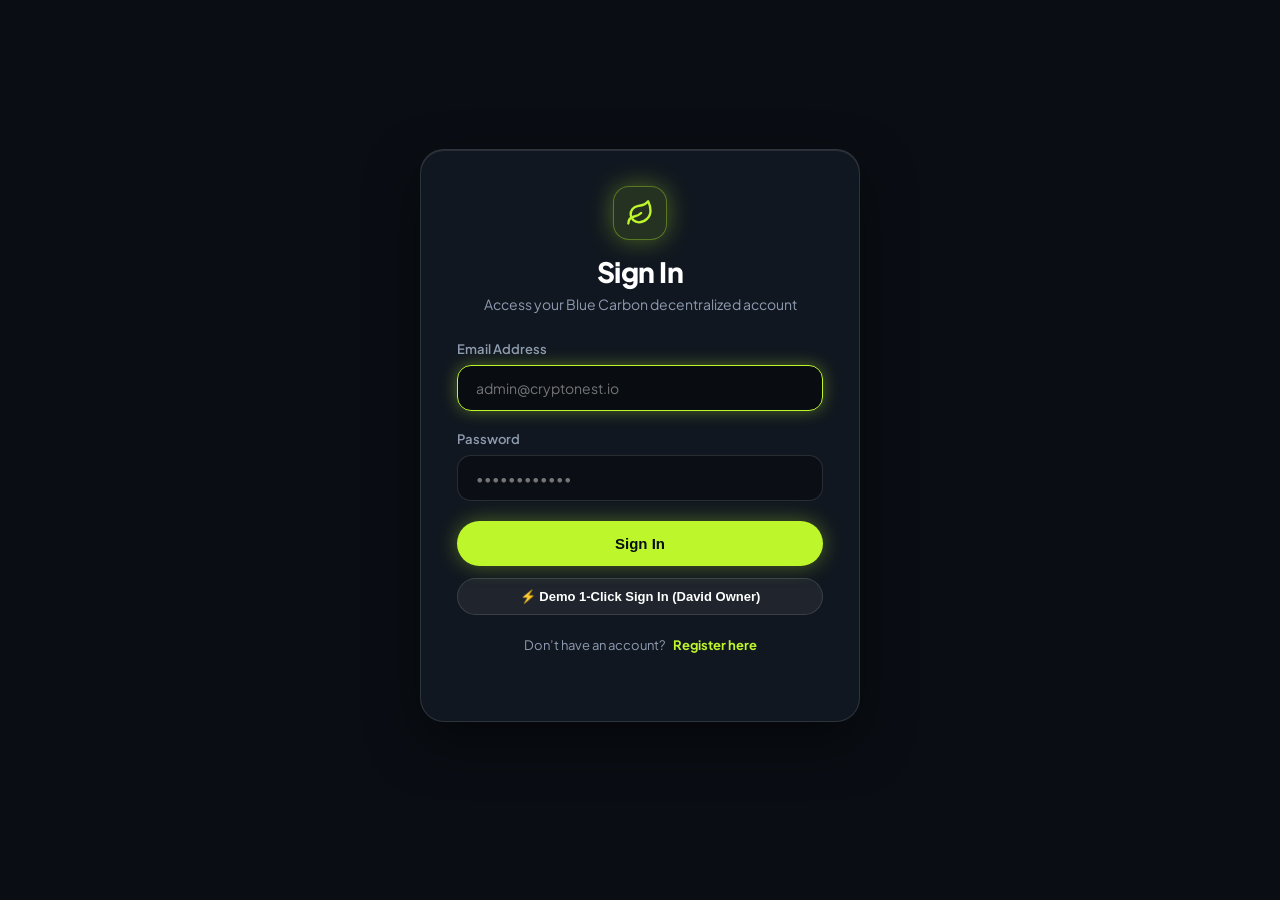
<file: index.html>
<!DOCTYPE html>
<html lang="en">
<head>
  <meta charset="UTF-8">
  <meta name="viewport" content="width=device-width, initial-scale=1.0">
  <title>Login – Blue Carbon Platform</title>
  <link rel="stylesheet" href="style.css">
  <link rel="icon" href="data:image/svg+xml,<svg xmlns=%22http://www.w3.org/2000/svg%22 viewBox=%220 0 100 100%22><text y=%22.9em%22 font-size=%2290%22>🌿</text></svg>">
</head>
<body>
  <div class="spatial-bg"></div>

  <div class="page-container auth-page">
    <div class="glass-card auth-wrapper" id="loginCard">
      <div class="auth-header">
        <div class="brand-leaf-icon">
          <svg class="icon-svg" style="width:28px; height:28px;" viewBox="0 0 24 24">
            <path d="M11 20A7 7 0 0 1 9.8 6.1C15.5 5 17 4.48 19 2c1 2 2 4.18 2 8 0 5.5-4.78 10-10 10Z"/>
            <path d="M2 21c0-3 1.85-5.36 5.08-6C9.5 14.52 12 13 13 12"/>
          </svg>
        </div>
        <h1 class="auth-title">Sign In</h1>
        <p class="auth-subtitle">Access your Blue Carbon decentralized account</p>
      </div>

      <form id="loginForm">
        <div class="form-group">
          <label for="email">Email Address</label>
          <input type="email" id="email" placeholder="admin@cryptonest.io" required autofocus>
        </div>

        <div class="form-group">
          <label for="password">Password</label>
          <input type="password" id="password" placeholder="••••••••••••" required>
        </div>

        <button type="submit" class="btn-primary" id="loginBtn">Sign In</button>
        <button type="button" class="btn-secondary" id="demoBtn" style="width:100%; margin-top:12px;">
          ⚡ Demo 1-Click Sign In (David Owner)
        </button>
      </form>

      <div class="auth-footer-link">
        Don’t have an account? <a href="register.html">Register here</a>
      </div>

      <div class="error-msg" id="loginError"></div>
    </div>
  </div>

  <script src="client-api.js"></script>
  <script src="page-transitions.js"></script>
  <script>
    const loginForm = document.getElementById("loginForm");
    const loginError = document.getElementById("loginError");
    const loginBtn = document.getElementById("loginBtn");
    const demoBtn = document.getElementById("demoBtn");

    async function executeLogin(email, password) {
      loginError.textContent = "";
      loginBtn.disabled = true;
      loginBtn.textContent = "Verifying...";

      try {
        const data = await window.clientAPI.login(email, password);

        // Save session credentials
        localStorage.setItem("token", data.token);
        localStorage.setItem("user", JSON.stringify(data.user));

        // 3D Motion Warp Transition into platform
        const card = document.getElementById("loginCard");
        const container = document.querySelector(".page-container");
        card.classList.add("login-warp-3d");
        if (container) container.classList.add("portal-warp-active");
        if (window.play3DWarpSound) window.play3DWarpSound();

        setTimeout(() => {
          window.location.href = "dashboard.html";
        }, 440);

      } catch (err) {
        loginError.textContent = err.message || "Invalid credentials.";
        loginBtn.disabled = false;
        loginBtn.textContent = "Sign In";
      }
    }

    loginForm.addEventListener("submit", (e) => {
      e.preventDefault();
      const email = document.getElementById("email").value.trim();
      const password = document.getElementById("password").value;
      executeLogin(email, password);
    });

    demoBtn.addEventListener("click", () => {
      document.getElementById("email").value = "admin@cryptonest.io";
      document.getElementById("password").value = "Password123!";
      executeLogin("admin@cryptonest.io", "Password123!");
    });

    // 3D Tilt micro-interaction
    const card = document.getElementById("loginCard");
    card.addEventListener("mousemove", (e) => {
      const rect = card.getBoundingClientRect();
      const x = e.clientX - rect.left - rect.width / 2;
      const y = e.clientY - rect.top - rect.height / 2;
      card.style.transform = `perspective(1000px) rotateX(${-y * 0.04}deg) rotateY(${x * 0.04}deg) scale3d(1.01, 1.01, 1.01)`;
    });
    card.addEventListener("mouseleave", () => {
      card.style.transform = "perspective(1000px) rotateX(0deg) rotateY(0deg) scale3d(1, 1, 1)";
    });
  </script>
</body>
</html>
</file>
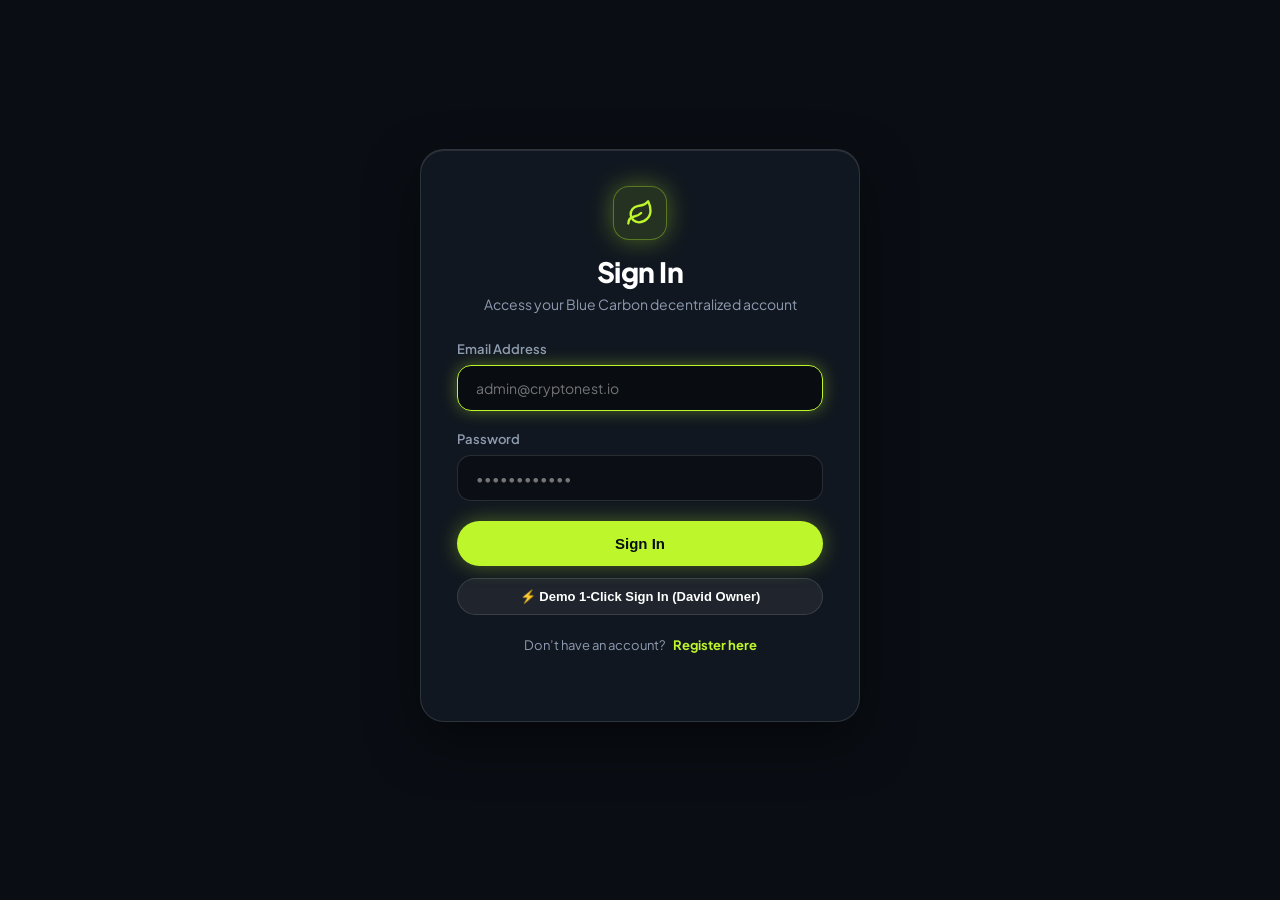
<file: addproject.html>
<!DOCTYPE html>
<html lang="en">
<head>
  <meta charset="UTF-8">
  <meta name="viewport" content="width=device-width, initial-scale=1.0">
  <title>Add Project – Blue Carbon Platform</title>
  <link rel="stylesheet" href="style.css">
  <link rel="icon" href="data:image/svg+xml,<svg xmlns=%22http://www.w3.org/2000/svg%22 viewBox=%220 0 100 100%22><text y=%22.9em%22 font-size=%2290%22>🌿</text></svg>">
</head>
<body>
  <div class="spatial-bg"></div>

  <div class="page-container">
    <!-- NAVBAR (Identical across all pages) -->
    <nav class="app-navbar">
      <a href="dashboard.html" class="nav-brand">
        <svg class="icon-svg" style="stroke:var(--neon-lime); width:20px; height:20px;" viewBox="0 0 24 24">
          <path d="M11 20A7 7 0 0 1 9.8 6.1C15.5 5 17 4.48 19 2c1 2 2 4.18 2 8 0 5.5-4.78 10-10 10Z"/>
          <path d="M2 21c0-3 1.85-5.36 5.08-6C9.5 14.52 12 13 13 12"/>
        </svg>
        <span>Blue Carbon</span>
      </a>

      <div class="nav-links-row">
        <a href="dashboard.html" class="nav-tab-link">
          <svg class="icon-svg" viewBox="0 0 24 24"><rect width="7" height="9" x="3" y="3" rx="1"/><rect width="7" height="5" x="14" y="3" rx="1"/><rect width="7" height="9" x="14" y="12" rx="1"/><rect width="7" height="5" x="3" y="16" rx="1"/></svg>
          <span>Dashboard</span>
        </a>
        <a href="addproject.html" class="nav-tab-link active">
          <svg class="icon-svg" viewBox="0 0 24 24"><circle cx="12" cy="12" r="10"/><path d="M8 12h8"/><path d="M12 8v8"/></svg>
          <span>Add Project</span>
        </a>
        <a href="allprojects.html" class="nav-tab-link">
          <svg class="icon-svg" viewBox="0 0 24 24"><path d="m12.83 2.18a2 2 0 0 0-1.66 0L2.6 6.08a1 1 0 0 0 0 1.83l8.58 3.91a2 2 0 0 0 1.66 0l8.58-3.9a1 1 0 0 0 0-1.83Z"/><path d="m22 17.65-9.17 4.16a2 2 0 0 1-1.66 0L2 17.65"/><path d="m22 12.65-9.17 4.16a2 2 0 0 1-1.66 0L2 12.65"/></svg>
          <span>All Projects</span>
        </a>
        <a href="blockchain.html" class="nav-tab-link">
          <svg class="icon-svg" viewBox="0 0 24 24"><path d="M9 17H7A5 5 0 0 1 7 7h2"/><path d="M15 7h2a5 5 0 1 1 0 10h-2"/><line x1="8" x2="16" y1="12" y2="12"/></svg>
          <span>Blockchain</span>
        </a>
        <a href="overview.html" class="nav-tab-link">
          <svg class="icon-svg" viewBox="0 0 24 24"><path d="M22 12h-4l-3 9L9 3l-3 9H2"/></svg>
          <span>Overview</span>
        </a>
        <a href="users.html" class="nav-tab-link">
          <svg class="icon-svg" viewBox="0 0 24 24"><path d="M16 21v-2a4 4 0 0 0-4-4H6a4 4 0 0 0-4 4v2"/><circle cx="9" cy="7" r="4"/><path d="M22 21v-2a4 4 0 0 0-3-3.87"/><path d="M16 3.13a4 4 0 0 1 0 7.75"/></svg>
          <span>Users</span>
        </a>
      </div>

      <div class="nav-user-group">
        <span id="userGreeting" class="user-greeting">👤 User</span>
        <button id="logoutBtn" class="btn-logout">
          <svg class="icon-svg" style="width:14px; height:14px;" viewBox="0 0 24 24"><path d="M9 21H5a2 2 0 0 1-2-2V5a2 2 0 0 1 2-2h4"/><polyline points="16 17 21 12 16 7"/><line x1="21" x2="9" y1="12" y2="12"/></svg>
          <span>Log Out</span>
        </button>
      </div>
    </nav>

    <!-- FORM CARD -->
    <div class="glass-card" id="addProjectCard">
      <div style="display:flex; justify-content:space-between; align-items:center; margin-bottom:28px; flex-wrap:wrap; gap:12px;">
        <div>
          <h1 style="font-size:26px; font-weight:800; color:#fff;">Register Blue Carbon Project</h1>
          <p style="color:var(--text-muted); font-size:14px; margin-top:4px;">
            Add a coastal, tidal, or marine ecosystem restoration initiative for verification
          </p>
        </div>
        <a href="dashboard.html" class="btn-secondary">← Back to Dashboard</a>
      </div>

      <form id="addProjectForm">
        <div class="form-group">
          <label for="projectName">Project Name</label>
          <input type="text" id="projectName" placeholder="e.g. Sundarbans Mangrove Tidal Restoration" required>
        </div>

        <div style="display:grid; grid-template-columns: 1fr 1fr; gap:20px;">
          <div class="form-group">
            <label for="location">Location / Coordinates</label>
            <input type="text" id="location" placeholder="e.g. Bay of Bengal, India" required>
          </div>

          <div class="form-group">
            <label for="carbonSaved">Carbon Saved (kg CO₂)</label>
            <input type="number" id="carbonSaved" placeholder="48500" required>
          </div>
        </div>

        <div class="form-group">
          <label for="description">Detailed Ecosystem Description</label>
          <textarea id="description" rows="4" placeholder="Detail the mangrove species, tidal flow, baseline satellite imagery data, and community carbon credit allocations." required></textarea>
        </div>

        <button type="submit" class="btn-primary" id="submitBtn">Save & Register Project</button>
      </form>

      <div class="error-msg" id="formStatus"></div>
    </div>
  </div>

  <script src="client-api.js"></script>
  <script src="page-transitions.js"></script>
  <script>
    const token = localStorage.getItem("token");
    if (!token) {
      window.location.href = "index.html";
    }

    const form = document.getElementById("addProjectForm");
    const status = document.getElementById("formStatus");
    const submitBtn = document.getElementById("submitBtn");

    form.addEventListener("submit", async (e) => {
      e.preventDefault();
      status.textContent = "";

      const name = document.getElementById("projectName").value.trim();
      const location = document.getElementById("location").value.trim();
      const carbonSaved = Number(document.getElementById("carbonSaved").value);
      const description = document.getElementById("description").value.trim();

      submitBtn.disabled = true;
      submitBtn.textContent = "Registering Project...";

      try {
        await window.clientAPI.addProject({ name, location, carbonSaved, description });

        status.style.color = "var(--neon-lime)";
        status.textContent = "✅ Project registered successfully! Redirecting...";
        setTimeout(() => {
          window.location.href = "allprojects.html";
        }, 500);
      } catch (err) {
        status.style.color = "#f87171";
        status.textContent = err.message || "Failed to save project.";
        submitBtn.disabled = false;
        submitBtn.textContent = "Save & Register Project";
      }
    });
  </script>
</body>
</html>
</file>
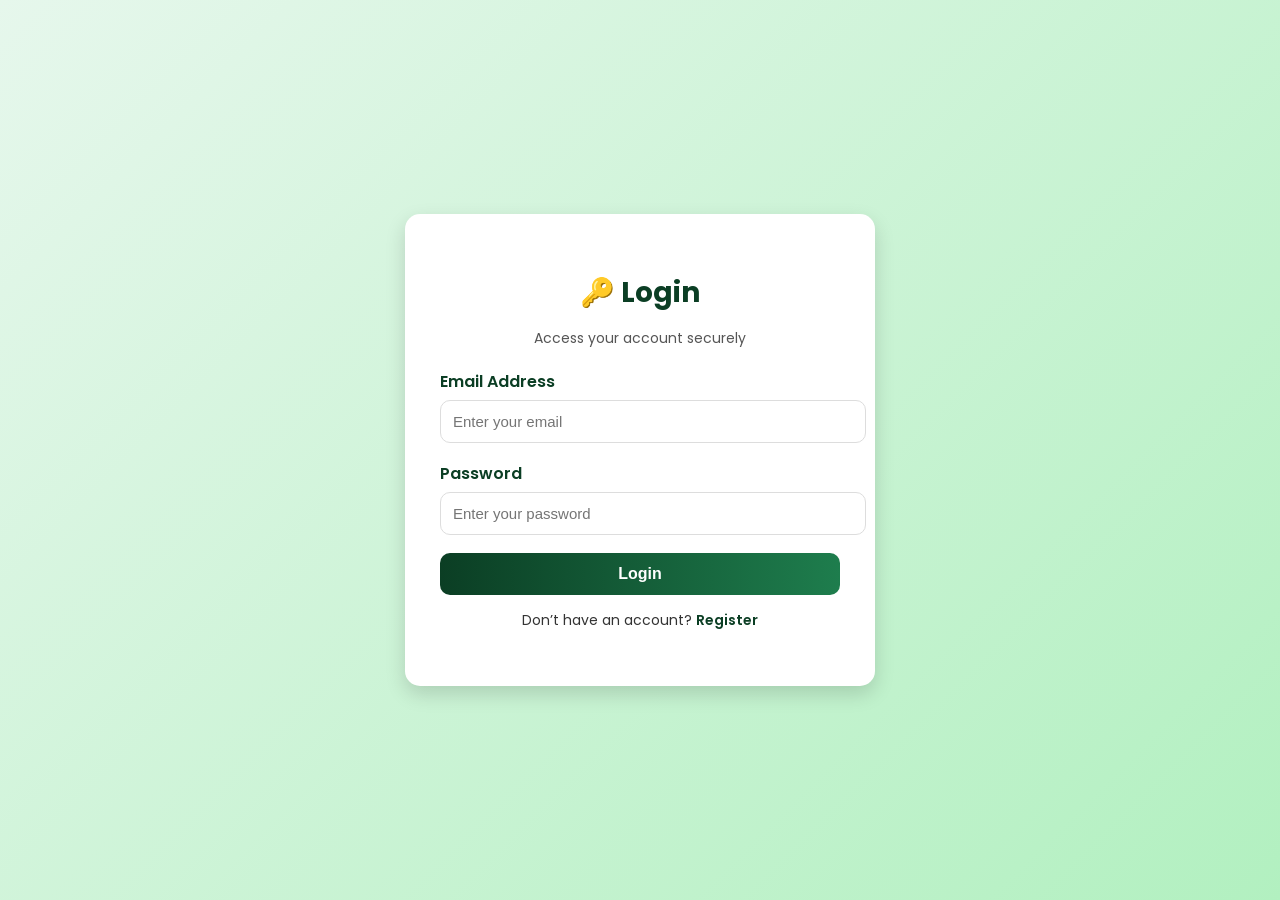
<file: login.html>
<!DOCTYPE html>
<html lang="en">
<head>
    <meta charset="UTF-8">
    <meta name="viewport" content="width=device-width, initial-scale=1.0">
    <title>Login – Blue Block</title>
    <link href="https://fonts.googleapis.com/css2?family=Poppins:wght@500;600;700&display=swap" rel="stylesheet">
    <style>
        body { font-family: "Poppins", sans-serif; background: linear-gradient(135deg, #e6f7ec, #b2f0c0); display:flex; align-items:center; justify-content:center; height:100vh; margin:0; }
        .container { background:#fff; padding:35px; border-radius:15px; box-shadow:0px 8px 20px rgba(0,0,0,0.15); width:100%; max-width:400px; text-align:center; }
        h2 { font-size:28px; margin-bottom:10px; color:#0b3e24; font-weight:700; }
        p { font-size:14px; color:#555; margin-bottom:20px; }
        .form-group { margin-bottom:18px; text-align:left; }
        label { font-weight:600; color:#0b3e24; display:block; margin-bottom:6px; }
        input { width:100%; padding:12px; border:1px solid #ddd; border-radius:10px; font-size:15px; font-weight:500; outline:none; transition:0.3s; }
        input:focus { border-color:#0b3e24; box-shadow:0 0 6px rgba(11,62,36,0.3); }
        .btn { width:100%; padding:12px; background:linear-gradient(to right, #0b3e24, #1e7d4d); border:none; border-radius:10px; font-size:16px; font-weight:700; color:#fff; cursor:pointer; transition:0.3s; }
        .btn:hover { opacity:0.9; }
        .signup-link { margin-top:15px; font-size:14px; color:#333; }
        .signup-link a { color:#0b3e24; font-weight:600; text-decoration:none; }
        .signup-link a:hover { text-decoration:underline; }
        .error { color: red; font-size: 14px; margin-top: 10px; }
    </style>
</head>
<body>
    <div class="container">
        <h2>🔑 Login</h2>
        <p>Access your account securely</p>

        <form id="loginForm">
            <div class="form-group">
                <label for="email">Email Address</label>
                <input type="email" id="email" placeholder="Enter your email" required>
            </div>

            <div class="form-group">
                <label for="password">Password</label>
                <input type="password" id="password" placeholder="Enter your password" required>
            </div>

            <button type="submit" class="btn">Login</button>
        </form>

        <p class="signup-link">Don’t have an account? <a href="register.html">Register</a></p>
        <div class="error" id="loginError"></div>
    </div>

    <script>
        const loginForm = document.getElementById("loginForm");
        const loginError = document.getElementById("loginError");

        loginForm.addEventListener("submit", async (e) => {
            e.preventDefault();
            loginError.textContent = "";

            const email = document.getElementById("email").value;
            const password = document.getElementById("password").value;

            try {
                const res = await fetch("http://localhost:5001/api/users/login", {
                    method: "POST",
                    headers: { "Content-Type": "application/json" },
                    body: JSON.stringify({ email, password })
                });

                const data = await res.json();

                if (!res.ok) {
                    loginError.textContent = data.message || "Something went wrong. Try again later.";
                    return;
                }

                // Save token in localStorage
                localStorage.setItem("token", data.token);

                // Redirect to dashboard or projects page
                window.location.href = "dashboard.html";
            } catch (err) {
                loginError.textContent = "Server error. Try again later.";
                console.error(err);
            }
        });
    </script>
</body>
</html>
</file>
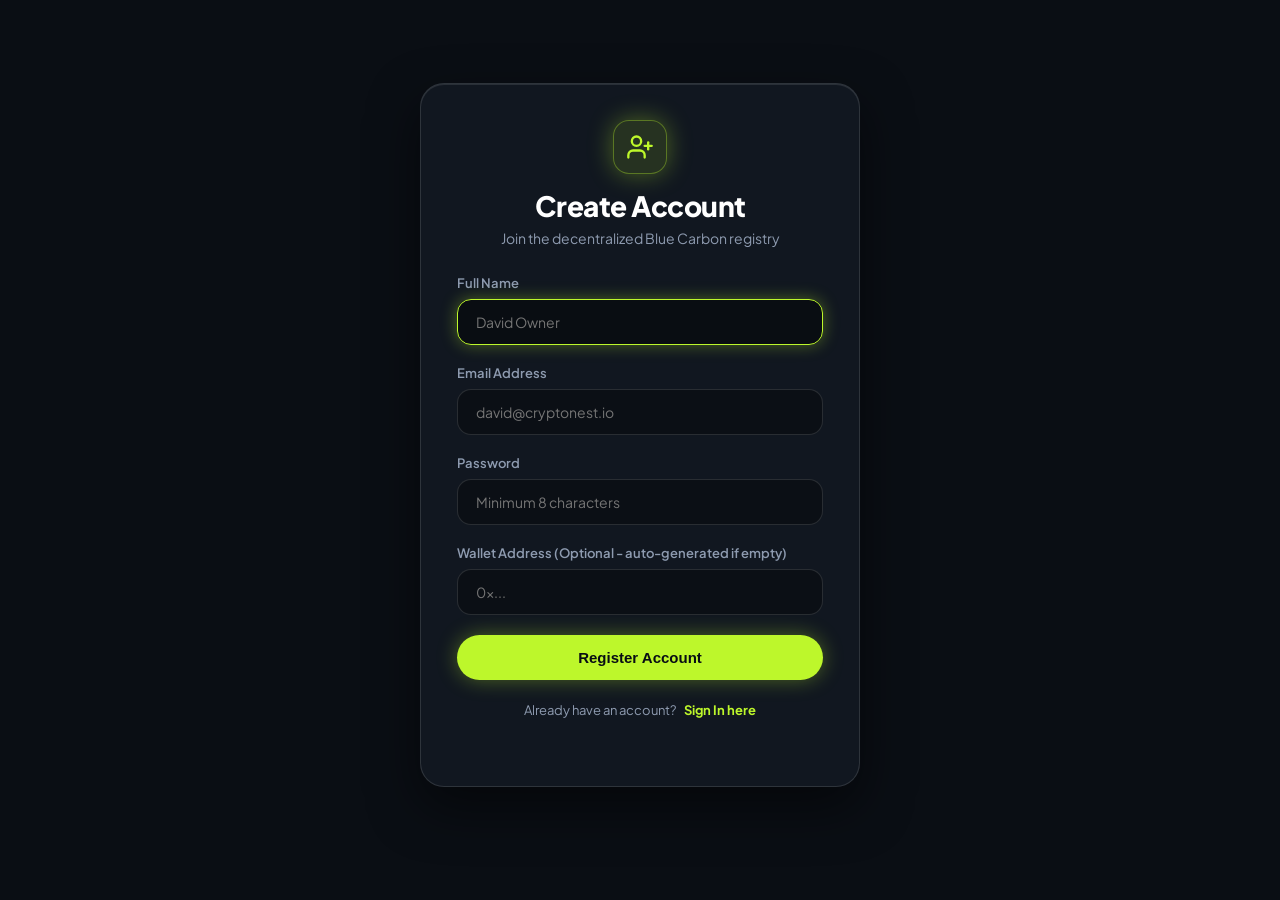
<file: register.html>
<!DOCTYPE html>
<html lang="en">
<head>
  <meta charset="UTF-8">
  <meta name="viewport" content="width=device-width, initial-scale=1.0">
  <title>Register – Blue Carbon Platform</title>
  <link rel="stylesheet" href="style.css">
  <link rel="icon" href="data:image/svg+xml,<svg xmlns=%22http://www.w3.org/2000/svg%22 viewBox=%220 0 100 100%22><text y=%22.9em%22 font-size=%2290%22>🌿</text></svg>">
</head>
<body>
  <div class="spatial-bg"></div>

  <div class="page-container auth-page">
    <div class="glass-card auth-wrapper" id="registerCard">
      <div class="auth-header">
        <div class="brand-leaf-icon">
          <svg class="icon-svg" style="width:28px; height:28px;" viewBox="0 0 24 24">
            <path d="M16 21v-2a4 4 0 0 0-4-4H6a4 4 0 0 0-4 4v2"/>
            <circle cx="9" cy="7" r="4"/>
            <line x1="19" x2="19" y1="8" y2="14"/>
            <line x1="22" x2="16" y1="11" y2="11"/>
          </svg>
        </div>
        <h1 class="auth-title">Create Account</h1>
        <p class="auth-subtitle">Join the decentralized Blue Carbon registry</p>
      </div>

      <form id="registerForm">
        <div class="form-group">
          <label for="name">Full Name</label>
          <input type="text" id="name" placeholder="David Owner" required autofocus>
        </div>

        <div class="form-group">
          <label for="email">Email Address</label>
          <input type="email" id="email" placeholder="david@cryptonest.io" required>
        </div>

        <div class="form-group">
          <label for="password">Password</label>
          <input type="password" id="password" placeholder="Minimum 8 characters" required>
        </div>

        <div class="form-group">
          <label for="walletAddress">Wallet Address (Optional - auto-generated if empty)</label>
          <input type="text" id="walletAddress" placeholder="0x...">
        </div>

        <button type="submit" class="btn-primary" id="regBtn">Register Account</button>
      </form>

      <div class="auth-footer-link">
        Already have an account? <a href="index.html">Sign In here</a>
      </div>

      <div class="error-msg" id="regError"></div>
    </div>
  </div>

  <script src="client-api.js"></script>
  <script src="page-transitions.js"></script>
  <script>
    const registerForm = document.getElementById("registerForm");
    const regError = document.getElementById("regError");
    const regBtn = document.getElementById("regBtn");

    registerForm.addEventListener("submit", async (e) => {
      e.preventDefault();
      regError.textContent = "";

      const name = document.getElementById("name").value.trim();
      const email = document.getElementById("email").value.trim();
      const password = document.getElementById("password").value;
      const walletAddress = document.getElementById("walletAddress").value.trim();

      regBtn.disabled = true;
      regBtn.textContent = "Creating Account...";

      try {
        const data = await window.clientAPI.register(name, email, password, walletAddress);

        // Save session credentials
        localStorage.setItem("token", data.token);
        localStorage.setItem("user", JSON.stringify(data.user));

        // 3D Motion Warp Transition into platform
        const card = document.getElementById("registerCard");
        const container = document.querySelector(".page-container");
        card.classList.add("login-warp-3d");
        if (container) container.classList.add("portal-warp-active");
        if (window.play3DWarpSound) window.play3DWarpSound();

        setTimeout(() => {
          window.location.href = "dashboard.html";
        }, 440);

      } catch (err) {
        regError.textContent = err.message || "Registration failed. Try again.";
        regBtn.disabled = false;
        regBtn.textContent = "Register Account";
      }
    });

    // 3D Tilt micro-interaction
    const card = document.getElementById("registerCard");
    card.addEventListener("mousemove", (e) => {
      const rect = card.getBoundingClientRect();
      const x = e.clientX - rect.left - rect.width / 2;
      const y = e.clientY - rect.top - rect.height / 2;
      card.style.transform = `perspective(1000px) rotateX(${-y * 0.04}deg) rotateY(${x * 0.04}deg) scale3d(1.01, 1.01, 1.01)`;
    });
    card.addEventListener("mouseleave", () => {
      card.style.transform = "perspective(1000px) rotateX(0deg) rotateY(0deg) scale3d(1, 1, 1)";
    });
  </script>
</body>
</html>
</file>
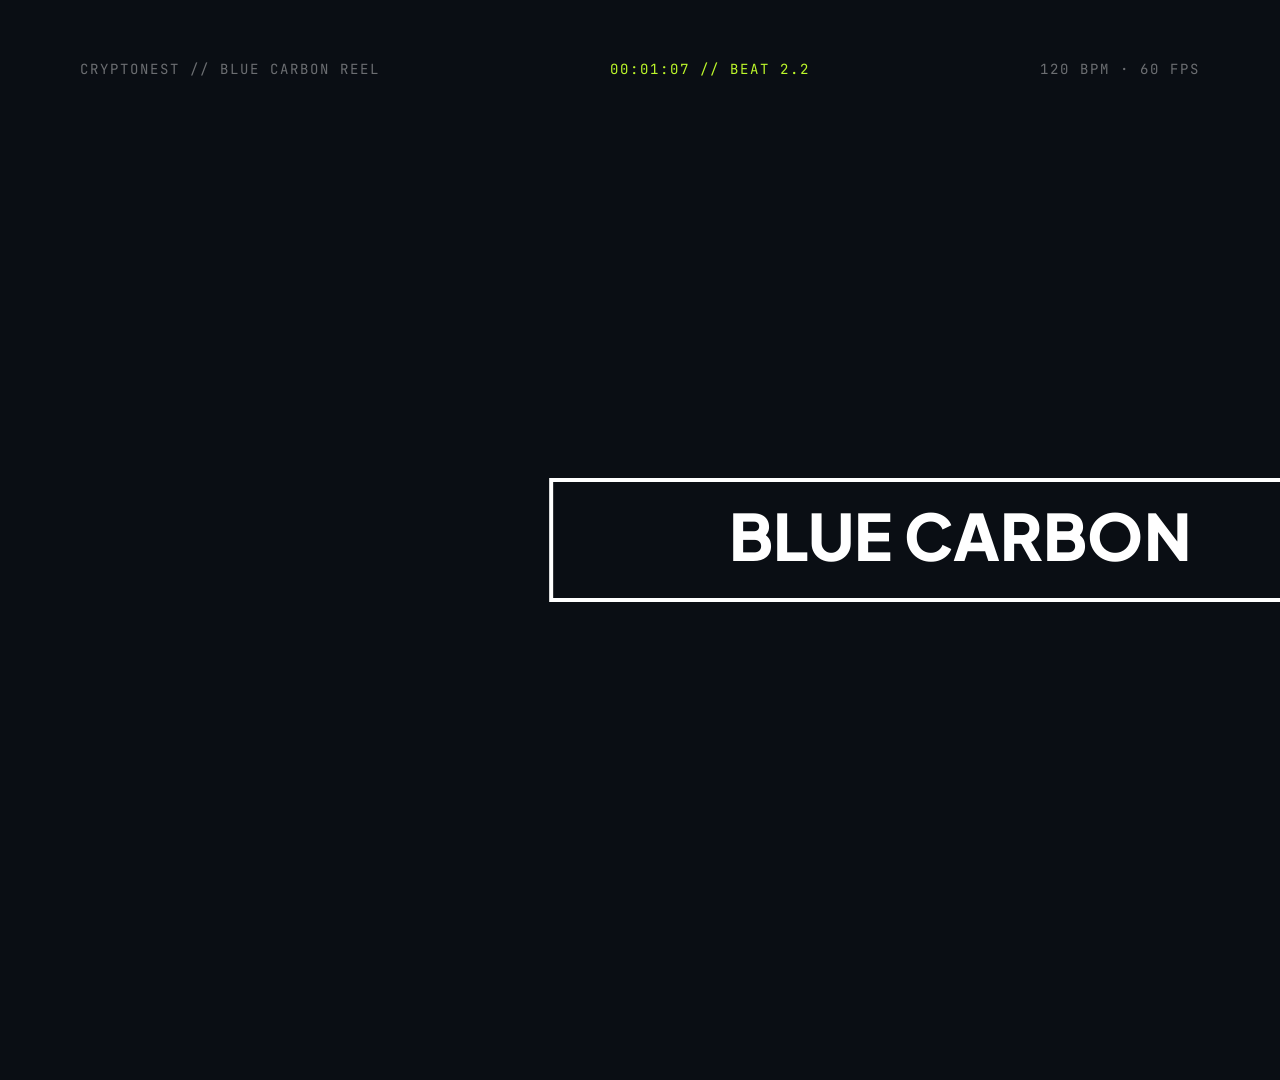
<file: showreel.html>
<!DOCTYPE html>
<html lang="en">
<head>
  <meta charset="UTF-8">
  <title>Blue Carbon · 15s Spatial Motion Design Showreel</title>
  <link rel="preconnect" href="https://fonts.googleapis.com">
  <link rel="preconnect" href="https://fonts.gstatic.com" crossorigin>
  <link href="https://fonts.googleapis.com/css2?family=Plus+Jakarta+Sans:wght@400;700;800;900&family=JetBrains+Mono:wght@700&display=swap" rel="stylesheet">
  <style>
    * { margin: 0; padding: 0; box-sizing: border-box; }
    body {
      background: #000;
      display: flex;
      align-items: center;
      justify-content: center;
      min-height: 100vh;
      overflow: hidden;
      font-family: 'Plus Jakarta Sans', sans-serif;
    }
    #stage {
      position: relative;
      width: 1920px;
      height: 1080px;
      background: #0a0e14;
      overflow: hidden;
      transform-origin: center center;
    }
    canvas {
      position: absolute;
      inset: 0;
      width: 1920px;
      height: 1080px;
    }
    .hud-overlay {
      position: absolute;
      top: 60px;
      left: 80px;
      right: 80px;
      display: flex;
      justify-content: space-between;
      color: rgba(255, 255, 255, 0.4);
      font-family: 'JetBrains Mono', monospace;
      font-size: 14px;
      letter-spacing: 2px;
      z-index: 10;
      pointer-events: none;
    }
    .hud-time {
      color: #bdf72b;
    }
  </style>
</head>
<body>
  <div id="stage">
    <div class="hud-overlay">
      <div>CRYPTONEST // BLUE CARBON REEL</div>
      <div class="hud-time" id="hudTimer">00:00:00 / 00:15:00</div>
      <div>120 BPM · 60 FPS</div>
    </div>
    <canvas id="renderCanvas" width="1920" height="1080"></canvas>
  </div>

  <script>
    // 120 BPM: 0.5s per beat, 4 beats per bar, 30 beats = 15.0 seconds
    const DURATION = 15.0;
    const BPM = 120;
    const BEAT_DURATION = 60 / BPM; // 0.5s
    const TOTAL_BEATS = 30;

    const canvas = document.getElementById("renderCanvas");
    const ctx = canvas.getContext("2d");
    const hudTimer = document.getElementById("hudTimer");

    // Palette: Obsidian Black, Pure White, Lime Chartreuse, Cobalt Slate
    const COLOR_BG = "#0a0e14";
    const COLOR_WHITE = "#ffffff";
    const COLOR_LIME = "#bdf72b";
    const COLOR_COBALT = "#2563eb";

    // Mathematical Easing Functions (Time-based, no timers, strictly deterministic)
    const easeExpOut = (x) => (x === 1 ? 1 : 1 - Math.pow(2, -10 * x));
    const easeExpInOut = (x) => {
      if (x === 0) return 0;
      if (x === 1) return 1;
      return x < 0.5
        ? Math.pow(2, 20 * x - 10) / 2
        : (2 - Math.pow(2, -20 * x + 10)) / 2;
    };
    const clamp = (v, min, max) => Math.max(min, Math.min(max, v));

    // Core deterministic render function: window.seek(t)
    window.seek = function(t) {
      t = clamp(t, 0, DURATION);
      const beat = t / BEAT_DURATION; // 0 to 30

      // Update HUD
      const secs = Math.floor(t);
      const frames = Math.floor((t % 1) * 60);
      hudTimer.textContent = `00:${String(secs).padStart(2, '0')}:${String(frames).padStart(2, '0')} // BEAT ${beat.toFixed(1)}`;

      // Clear frame
      ctx.fillStyle = COLOR_BG;
      ctx.fillRect(0, 0, 1920, 1080);

      const cx = 960;
      const cy = 540;

      // =========================================================================
      // BAR 1 (Beats 0 - 4 | t: 0.0s - 2.0s): Kinetic Type & Seed Circle
      // =========================================================================
      if (beat < 4) {
        const p = beat / 4; // 0 to 1
        const rInitial = 24;

        if (beat < 1.0) {
          // Beat 0-1: Precision circle emerges
          const sub = easeExpOut(beat / 1.0);
          ctx.strokeStyle = COLOR_LIME;
          ctx.lineWidth = 4;
          ctx.beginPath();
          ctx.arc(cx, cy, rInitial * sub, 0, Math.PI * 2);
          ctx.stroke();
        } else if (beat < 2.5) {
          // Beat 1-2.5: Circle expands and splits into kinetic typography lines
          const sub = easeExpOut((beat - 1.0) / 1.5);
          const width = 120 + sub * 700;
          ctx.strokeStyle = COLOR_WHITE;
          ctx.lineWidth = 4;
          ctx.strokeRect(cx - width / 2, cy - 60, width, 120);

          ctx.fillStyle = COLOR_WHITE;
          ctx.font = "800 64px 'Plus Jakarta Sans'";
          ctx.textAlign = "center";
          ctx.textBaseline = "middle";
          const tracking = (1 - sub) * 40;
          ctx.letterSpacing = `${tracking}px`;
          ctx.fillText("BLUE CARBON", cx, cy);
        } else {
          // Beat 2.5-4.0: Text folds into vertical structural columns
          const sub = easeExpInOut((beat - 2.5) / 1.5);
          const cols = 6;
          for (let i = 0; i < cols; i++) {
            const colX = cx - 400 + i * 160;
            const h = 400 * (1 - sub * 0.4);
            ctx.fillStyle = i % 2 === 0 ? COLOR_LIME : COLOR_COBALT;
            ctx.fillRect(colX + sub * 40, cy - h / 2, 8, h);
          }
        }
      }

      // =========================================================================
      // BAR 2 (Beats 4 - 8 | t: 2.0s - 4.0s): Shape Morphing (Lines -> Hexagon)
      // =========================================================================
      else if (beat < 8) {
        const p = (beat - 4) / 4;
        const sub = easeExpInOut(p);

        // Columns rotate and morph into a pure vector 2D hexagon
        ctx.save();
        ctx.translate(cx, cy);
        ctx.rotate(sub * Math.PI);

        const hexRadius = 180 + Math.sin(p * Math.PI) * 40;
        ctx.beginPath();
        for (let i = 0; i < 6; i++) {
          const angle = (i * Math.PI) / 3;
          const hx = Math.cos(angle) * hexRadius;
          const hy = Math.sin(angle) * hexRadius;
          if (i === 0) ctx.moveTo(hx, hy);
          else ctx.lineTo(hx, hy);
        }
        ctx.closePath();

        ctx.strokeStyle = COLOR_LIME;
        ctx.lineWidth = 6;
        ctx.stroke();

        // Inner folding vector geometry
        ctx.beginPath();
        for (let i = 0; i < 3; i++) {
          const angle = (i * 2 * Math.PI) / 3 + sub * Math.PI;
          ctx.moveTo(0, 0);
          ctx.lineTo(Math.cos(angle) * hexRadius, Math.sin(angle) * hexRadius);
        }
        ctx.strokeStyle = COLOR_WHITE;
        ctx.lineWidth = 3;
        ctx.stroke();

        ctx.restore();
      }

      // =========================================================================
      // BAR 3 (Beats 8 - 12 | t: 4.0s - 6.0s): 2D-to-3D Moment (Isometric Spatial Cube)
      // =========================================================================
      else if (beat < 12) {
        const p = (beat - 8) / 4;
        const sub = easeExpInOut(p);

        // Isometric 3D Projection math
        const rotY = sub * Math.PI * 1.5;
        const rotX = Math.PI / 6 + sub * 0.2;
        const size = 180;

        const vertices = [
          [-size, -size, -size], [size, -size, -size], [size, size, -size], [-size, size, -size],
          [-size, -size, size],  [size, -size, size],  [size, size, size],  [-size, size, size]
        ];

        // Project vertices
        const projected = vertices.map(([x, y, z]) => {
          // Rotate Y
          const x1 = x * Math.cos(rotY) + z * Math.sin(rotY);
          const z1 = -x * Math.sin(rotY) + z * Math.cos(rotY);
          // Rotate X
          const y2 = y * Math.cos(rotX) - z1 * Math.sin(rotX);
          const z2 = y * Math.sin(rotX) + z1 * Math.cos(rotX);
          return [cx + x1, cy + y2];
        });

        const edges = [
          [0,1], [1,2], [2,3], [3,0],
          [4,5], [5,6], [6,7], [7,4],
          [0,4], [1,5], [2,6], [3,7]
        ];

        ctx.strokeStyle = COLOR_WHITE;
        ctx.lineWidth = 4;
        edges.forEach(([a, b]) => {
          ctx.beginPath();
          ctx.moveTo(projected[a][0], projected[a][1]);
          ctx.lineTo(projected[b][0], projected[b][1]);
          ctx.stroke();
        });

        // 3D Core Carbon Node
        ctx.fillStyle = COLOR_LIME;
        ctx.beginPath();
        ctx.arc(cx, cy, 16, 0, Math.PI * 2);
        ctx.fill();
      }

      // =========================================================================
      // BAR 4 (Beats 12 - 16 | t: 6.0s - 8.0s): Data / Spatial UI Moment
      // =========================================================================
      else if (beat < 16) {
        const p = (beat - 12) / 4;
        const sub = easeExpOut(p);

        // Cube unfolds into 3D Glass Card
        const cardW = 900 * sub;
        const cardH = 460 * sub;

        ctx.fillStyle = "rgba(22, 28, 38, 0.95)";
        ctx.strokeStyle = "rgba(255, 255, 255, 0.2)";
        ctx.lineWidth = 2;
        ctx.beginPath();
        ctx.roundRect(cx - cardW / 2, cy - cardH / 2, cardW, cardH, 26 * sub);
        ctx.fill();
        ctx.stroke();

        if (sub > 0.4) {
          // UI Content emerges
          ctx.fillStyle = COLOR_WHITE;
          ctx.font = "800 28px 'Plus Jakarta Sans'";
          ctx.textAlign = "left";
          ctx.fillText("BTC / USDT · 24,657.09", cx - cardW / 2 + 50, cy - cardH / 2 + 70);

          ctx.fillStyle = COLOR_LIME;
          ctx.font = "700 18px 'JetBrains Mono'";
          ctx.fillText("+24.78% 24h HIGH", cx + cardW / 2 - 240, cy - cardH / 2 + 70);

          // Animated curve
          ctx.beginPath();
          ctx.moveTo(cx - cardW / 2 + 50, cy + 80);
          for (let x = 0; x < cardW - 100; x += 30) {
            const curveY = cy + 40 - Math.sin((x / (cardW - 100)) * Math.PI * 2) * 60;
            ctx.lineTo(cx - cardW / 2 + 50 + x, curveY);
          }
          ctx.strokeStyle = COLOR_LIME;
          ctx.lineWidth = 4;
          ctx.stroke();
        }
      }

      // =========================================================================
      // BAR 5 (Beats 16 - 22 | t: 8.0s - 11.0s): The Strongest Moment (Matrix of 64 Tokens)
      // =========================================================================
      else if (beat < 22) {
        const p = (beat - 16) / 6;
        const sub = easeExpInOut(p);

        // 8x8 Matrix of cryptographic tokens rotating in harmonic wave
        const count = 8;
        const spacing = 110;
        const startX = cx - (count - 1) * spacing * 0.5;
        const startY = cy - (count - 1) * spacing * 0.5;

        for (let r = 0; r < count; r++) {
          for (let c = 0; c < count; c++) {
            const px = startX + c * spacing;
            const py = startY + r * spacing;
            const dist = Math.hypot(c - 3.5, r - 3.5);
            const phase = sub * Math.PI * 3 - dist * 0.6;
            const size = 28 + Math.sin(phase) * 16;

            ctx.save();
            ctx.translate(px, py);
            ctx.rotate(phase);

            if ((r + c) % 2 === 0) {
              ctx.strokeStyle = COLOR_LIME;
              ctx.lineWidth = 3;
              ctx.strokeRect(-size / 2, -size / 2, size, size);
            } else {
              ctx.fillStyle = COLOR_WHITE;
              ctx.beginPath();
              ctx.arc(0, 0, size * 0.35, 0, Math.PI * 2);
              ctx.fill();
            }
            ctx.restore();
          }
        }
      }

      // =========================================================================
      // BAR 6 & 7 (Beats 22 - 28 | t: 11.0s - 14.0s): Kinetic Convergence Lockup
      // =========================================================================
      else if (beat < 28) {
        const p = (beat - 22) / 6;
        const sub = easeExpOut(p);

        ctx.fillStyle = COLOR_WHITE;
        ctx.font = "900 80px 'Plus Jakarta Sans'";
        ctx.textAlign = "center";
        ctx.textBaseline = "middle";
        ctx.fillText("CRYPTONEST", cx, cy - 50);

        ctx.fillStyle = COLOR_LIME;
        ctx.font = "800 36px 'JetBrains Mono'";
        ctx.letterSpacing = "6px";
        ctx.fillText("BLUE CARBON VERIFIED", cx, cy + 50);

        // High-tensile bounding brackets
        const bw = 950 * sub;
        ctx.strokeStyle = COLOR_LIME;
        ctx.lineWidth = 4;
        ctx.strokeRect(cx - bw / 2, cy - 140, bw, 280);
      }

      // =========================================================================
      // FINAL HALF BAR (Beats 28 - 30 | t: 14.0s - 15.0s): Condensation to Initial Circle (Perfect Loop)
      // =========================================================================
      else {
        const p = (beat - 28) / 2;
        const sub = easeExpInOut(p);

        // Smoothly collapses back into the exact initial circle (r: 24px)
        const currentR = 280 * (1 - sub) + 24 * sub;
        ctx.strokeStyle = COLOR_LIME;
        ctx.lineWidth = 4;
        ctx.beginPath();
        ctx.arc(cx, cy, currentR, 0, Math.PI * 2);
        ctx.stroke();
      }
    };

    // Auto-playback loop for preview
    let startTime = null;
    function loop(now) {
      if (!startTime) startTime = now;
      const elapsed = ((now - startTime) / 1000) % DURATION;
      window.seek(elapsed);
      requestAnimationFrame(loop);
    }
    requestAnimationFrame(loop);

    // Initial seek
    window.seek(0);
  </script>
</body>
</html>
</file>
<file: style.css>
@import url('https://fonts.googleapis.com/css2?family=Plus+Jakarta+Sans:wght@400;500;600;700;800&family=JetBrains+Mono:wght@500;600&display=swap');

:root {
  color-scheme: dark;
  --bg-dark: #0a0e14;
  --glass-surface: rgba(22, 28, 38, 0.72);
  --glass-surface-hover: rgba(28, 36, 48, 0.85);
  --glass-border: rgba(255, 255, 255, 0.12);
  --glass-border-focus: rgba(189, 247, 43, 0.6);
  --glass-shadow: 0 20px 50px rgba(0, 0, 0, 0.5), inset 0 1px 0 rgba(255, 255, 255, 0.1);
  --neon-lime: #bdf72b;
  --neon-lime-glow: rgba(189, 247, 43, 0.35);
  --text-main: #f0f4f8;
  --text-muted: #8e9bb0;
  --text-dim: #5c687a;
  --radius-lg: 24px;
  --radius-md: 14px;
  --radius-pill: 9999px;
  --transition: all 0.3s cubic-bezier(0.16, 1, 0.3, 1);
}

html {
  color-scheme: dark;
  background-color: var(--bg-dark);
}

* {
  margin: 0;
  padding: 0;
  box-sizing: border-box;
}

body {
  font-family: 'Plus Jakarta Sans', -apple-system, sans-serif;
  background-color: var(--bg-dark);
  color: var(--text-main);
  min-height: 100vh;
  position: relative;
  overflow-x: hidden;
  -webkit-font-smoothing: antialiased;
}

/* Ambient luxury spatial backdrop */
.spatial-bg {
  position: fixed;
  inset: 0;
  z-index: -1;
  pointer-events: none;
  background: 
    radial-gradient(circle at 80% 15%, rgba(20, 35, 45, 0.65) 0%, transparent 60%),
    radial-gradient(circle at 15% 85%, rgba(15, 28, 38, 0.7) 0%, transparent 55%),
    radial-gradient(circle at 50% 50%, rgba(10, 14, 20, 0.96) 0%, #06090c 100%);
}

.spatial-bg::before {
  content: "";
  position: absolute;
  inset: 0;
  background-image: 
    radial-gradient(rgba(189, 247, 43, 0.05) 1px, transparent 1px),
    radial-gradient(rgba(255, 255, 255, 0.03) 1px, transparent 1px);
  background-size: 48px 48px, 96px 96px;
  opacity: 0.5;
}

/* 3D Entry & Exit Animations for All Pages */
.page-container {
  display: flex;
  flex-direction: column;
  justify-content: flex-start;
  align-items: stretch;
  min-height: 100vh;
  width: 100%;
  max-width: 1240px;
  margin: 0 auto;
  padding: 30px 20px 60px;
  transform-style: preserve-3d;
  perspective: 1400px;
  backface-visibility: hidden;
  animation: page3DIn 0.42s cubic-bezier(0.16, 1, 0.3, 1) forwards;
  will-change: transform, opacity;
}

/* 3D Motion In: Smooth camera push forward from depth */
@keyframes page3DIn {
  0% {
    opacity: 0;
    transform: perspective(1400px) translate3d(0, 24px, -80px) rotateX(3.5deg) scale(0.965);
    filter: blur(5px);
  }
  100% {
    opacity: 1;
    transform: perspective(1400px) translate3d(0, 0, 0) rotateX(0deg) scale(1);
    filter: blur(0px);
  }
}

/* 3D Motion Exit: Smooth camera glide backward into spatial space */
.page-3d-exit {
  animation: page3DOut 0.28s cubic-bezier(0.16, 1, 0.3, 1) forwards !important;
  pointer-events: none;
}

@keyframes page3DOut {
  0% {
    opacity: 1;
    transform: perspective(1400px) translate3d(0, 0, 0) rotateX(0deg) scale(1);
    filter: blur(0px);
  }
  100% {
    opacity: 0;
    transform: perspective(1400px) translate3d(0, -20px, -100px) rotateX(-4deg) scale(0.95);
    filter: blur(6px);
  }
}

/* 3D Login Warp: Dynamic forward rush into the platform */
.login-warp-3d {
  animation: loginWarp3D 0.48s cubic-bezier(0.16, 1, 0.3, 1) forwards !important;
  pointer-events: none;
}

.portal-warp-active {
  animation: pagePortalWarp 0.48s cubic-bezier(0.16, 1, 0.3, 1) forwards !important;
  pointer-events: none;
}

@keyframes loginWarp3D {
  0% {
    opacity: 1;
    transform: perspective(1200px) translate3d(0, 0, 0) rotateX(0deg) scale(1);
    box-shadow: var(--glass-shadow);
  }
  35% {
    opacity: 0.95;
    transform: perspective(1200px) translate3d(0, 4px, 50px) rotateX(1.5deg) scale(1.03);
    box-shadow: 0 0 60px var(--neon-lime-glow);
  }
  100% {
    opacity: 0;
    transform: perspective(1200px) translate3d(0, -35px, 160px) rotateX(-7deg) scale(1.14);
    filter: blur(10px);
    box-shadow: 0 0 90px rgba(189, 247, 43, 0.85);
  }
}

@keyframes pagePortalWarp {
  0% {
    opacity: 1;
    transform: perspective(1200px) translate3d(0, 0, 0) scale(1);
  }
  40% {
    opacity: 0.9;
    transform: perspective(1200px) translate3d(0, 10px, 60px) scale(1.02);
  }
  100% {
    opacity: 0;
    transform: perspective(1200px) translate3d(0, -50px, 180px) rotateX(-5deg) scale(1.15);
    filter: blur(12px);
  }
}

/* Native Browser 3D View Transitions (Chrome, Edge, Safari 18+) */
@view-transition {
  navigation: auto;
}

::view-transition-old(root) {
  animation: 0.35s cubic-bezier(0.16, 1, 0.3, 1) both page3DOut;
}

::view-transition-new(root) {
  animation: 0.45s cubic-bezier(0.16, 1, 0.3, 1) both page3DIn;
}

/* Glass Panels */
.glass-card {
  background: var(--glass-surface);
  backdrop-filter: blur(28px) saturate(180%);
  -webkit-backdrop-filter: blur(28px) saturate(180%);
  border: 1px solid var(--glass-border);
  box-shadow: var(--glass-shadow);
  border-radius: var(--radius-lg);
  padding: 36px;
  width: 100%;
  position: relative;
  transition: var(--transition);
}

.glass-card:hover {
  border-color: rgba(255, 255, 255, 0.2);
}

/* Specific centered container for Login & Register only */
.page-container.auth-page {
  justify-content: center;
  align-items: center;
  max-width: 480px;
}

/* Authentication Containers (Login & Register) */
.auth-wrapper {
  max-width: 440px;
  margin: auto;
}

.auth-header {
  text-align: center;
  margin-bottom: 28px;
}

.brand-leaf-icon {
  width: 54px;
  height: 54px;
  border-radius: 16px;
  background: rgba(189, 247, 43, 0.12);
  border: 1px solid rgba(189, 247, 43, 0.35);
  display: inline-flex;
  align-items: center;
  justify-content: center;
  color: var(--neon-lime);
  margin-bottom: 14px;
  box-shadow: 0 0 24px var(--neon-lime-glow);
}

.brand-leaf-icon svg {
  width: 28px;
  height: 28px;
  stroke: var(--neon-lime);
}

.icon-svg {
  display: inline-flex;
  align-items: center;
  justify-content: center;
  width: 18px;
  height: 18px;
  stroke-width: 2;
  stroke: currentColor;
  fill: none;
  stroke-linecap: round;
  stroke-linejoin: round;
  vertical-align: middle;
  transition: var(--transition);
}

.icon-badge {
  width: 36px;
  height: 36px;
  border-radius: 10px;
  background: rgba(255, 255, 255, 0.05);
  border: 1px solid rgba(255, 255, 255, 0.1);
  display: inline-flex;
  align-items: center;
  justify-content: center;
  color: var(--text-muted);
  transition: var(--transition);
}

.nav-tab-link:hover .icon-svg,
.nav-tab-link.active .icon-svg {
  stroke: var(--neon-lime);
  filter: drop-shadow(0 0 6px var(--neon-lime-glow));
}

.auth-title {
  font-size: 28px;
  font-weight: 800;
  color: #fff;
  letter-spacing: -0.5px;
  margin-bottom: 6px;
}

.auth-subtitle {
  font-size: 14px;
  color: var(--text-muted);
}

/* Forms */
.form-group {
  margin-bottom: 20px;
  text-align: left;
}

label {
  display: block;
  font-size: 13px;
  font-weight: 600;
  color: var(--text-muted);
  margin-bottom: 8px;
}

input, textarea, select {
  width: 100%;
  background: rgba(0, 0, 0, 0.3);
  border: 1px solid var(--glass-border);
  padding: 13px 18px;
  border-radius: var(--radius-md);
  color: #fff;
  font-size: 14px;
  font-family: inherit;
  outline: none;
  transition: var(--transition);
}

input:focus, textarea:focus, select:focus {
  border-color: var(--neon-lime);
  box-shadow: 0 0 16px var(--neon-lime-glow);
  background: rgba(0, 0, 0, 0.45);
}

/* Buttons */
.btn-primary {
  width: 100%;
  padding: 14px 20px;
  background: var(--neon-lime);
  color: #080d14;
  border: none;
  border-radius: var(--radius-pill);
  font-size: 15px;
  font-weight: 800;
  cursor: pointer;
  box-shadow: 0 0 20px var(--neon-lime-glow);
  transition: var(--transition);
  display: flex;
  align-items: center;
  justify-content: center;
  gap: 8px;
  margin-top: 10px;
}

.btn-primary:hover {
  transform: translateY(-2px) scale(1.02);
  box-shadow: 0 0 28px rgba(189, 247, 43, 0.6);
}

.btn-secondary {
  display: inline-flex;
  align-items: center;
  justify-content: center;
  gap: 8px;
  padding: 10px 20px;
  background: rgba(255, 255, 255, 0.06);
  border: 1px solid rgba(255, 255, 255, 0.12);
  color: #fff;
  border-radius: var(--radius-pill);
  font-size: 13px;
  font-weight: 600;
  cursor: pointer;
  text-decoration: none;
  transition: var(--transition);
}

.btn-secondary:hover {
  background: rgba(255, 255, 255, 0.12);
  border-color: rgba(255, 255, 255, 0.25);
  transform: translateY(-2px);
}

.auth-footer-link {
  margin-top: 22px;
  text-align: center;
  font-size: 13px;
  color: var(--text-muted);
}

.auth-footer-link a {
  color: var(--neon-lime);
  font-weight: 700;
  text-decoration: none;
  margin-left: 6px;
}
.auth-footer-link a:hover {
  text-decoration: underline;
}

.error-msg {
  color: #f87171;
  font-size: 13px;
  margin-top: 12px;
  text-align: center;
  min-height: 20px;
}

/* TOP NAVBAR FOR APP PAGES */
.app-navbar {
  display: flex;
  align-items: center;
  justify-content: space-between;
  background: rgba(22, 28, 38, 0.85);
  backdrop-filter: blur(28px);
  -webkit-backdrop-filter: blur(28px);
  border: 1px solid var(--glass-border);
  height: 64px;
  padding: 0 24px;
  border-radius: var(--radius-pill);
  margin-bottom: 24px;
  box-shadow: 0 10px 30px rgba(0, 0, 0, 0.35);
  width: 100%;
  gap: 16px;
}

.nav-brand {
  display: flex;
  align-items: center;
  gap: 10px;
  font-weight: 800;
  font-size: 17px;
  color: #fff;
  text-decoration: none;
  flex-shrink: 0;
}

.nav-links-row {
  display: flex;
  align-items: center;
  gap: 6px;
  flex: 1;
  justify-content: center;
}

.nav-tab-link {
  display: flex;
  align-items: center;
  gap: 6px;
  padding: 8px 14px;
  border-radius: var(--radius-pill);
  color: var(--text-muted);
  text-decoration: none;
  font-size: 13px;
  font-weight: 600;
  transition: var(--transition);
  white-space: nowrap;
}

.nav-tab-link:hover {
  color: #fff;
  background: rgba(255, 255, 255, 0.08);
}

.nav-tab-link.active {
  background: rgba(189, 247, 43, 0.15);
  color: var(--neon-lime);
  border: 1px solid rgba(189, 247, 43, 0.4);
  box-shadow: 0 0 16px var(--neon-lime-glow);
}

.nav-user-group {
  display: flex;
  align-items: center;
  gap: 12px;
  flex-shrink: 0;
}

.user-greeting {
  font-size: 13px;
  color: var(--text-muted);
  font-weight: 600;
  background: rgba(255, 255, 255, 0.04);
  padding: 6px 14px;
  border-radius: var(--radius-pill);
  border: 1px solid rgba(255, 255, 255, 0.08);
  white-space: nowrap;
}

.btn-logout {
  display: inline-flex;
  align-items: center;
  gap: 6px;
  background: rgba(239, 68, 68, 0.12);
  border: 1px solid rgba(239, 68, 68, 0.28);
  color: #fca5a5;
  padding: 7px 16px;
  border-radius: var(--radius-pill);
  font-size: 13px;
  font-weight: 600;
  cursor: pointer;
  transition: var(--transition);
  white-space: nowrap;
}

.btn-logout:hover {
  background: #ef4444;
  color: #fff;
  border-color: #ef4444;
  box-shadow: 0 0 16px rgba(239, 68, 68, 0.4);
}

/* STATS CARDS GRID */
.stats-grid {
  display: grid;
  grid-template-columns: repeat(auto-fit, minmax(220px, 1fr));
  gap: 20px;
  margin-bottom: 28px;
}

.stat-card {
  background: rgba(0, 0, 0, 0.25);
  border: 1px solid rgba(255, 255, 255, 0.08);
  border-radius: var(--radius-md);
  padding: 22px;
  text-align: center;
  transition: var(--transition);
}

.stat-card:hover {
  transform: translateY(-4px);
  border-color: var(--neon-lime);
  box-shadow: 0 8px 24px rgba(0, 0, 0, 0.3);
}

.stat-num {
  font-size: 34px;
  font-weight: 800;
  color: var(--neon-lime);
  font-family: 'JetBrains Mono', monospace;
  margin-bottom: 4px;
}

.stat-label {
  font-size: 13px;
  color: var(--text-muted);
  font-weight: 600;
  text-transform: uppercase;
  letter-spacing: 0.5px;
}

/* PROJECT CARDS */
.projects-grid {
  display: grid;
  grid-template-columns: repeat(auto-fill, minmax(300px, 1fr));
  gap: 20px;
  margin-top: 20px;
}

.project-item {
  background: rgba(0, 0, 0, 0.25);
  border: 1px solid rgba(255, 255, 255, 0.08);
  border-radius: var(--radius-md);
  padding: 22px;
  display: flex;
  flex-direction: column;
  justify-content: space-between;
  gap: 12px;
  transition: var(--transition);
}

.project-item:hover {
  transform: translateY(-4px);
  border-color: rgba(189, 247, 43, 0.4);
}

.project-item h3 {
  font-size: 17px;
  font-weight: 700;
  color: #fff;
}

.project-item p {
  font-size: 13px;
  color: var(--text-muted);
  line-height: 1.5;
}

.badge-pill {
  display: inline-flex;
  align-items: center;
  gap: 6px;
  padding: 4px 10px;
  border-radius: var(--radius-pill);
  font-size: 11px;
  font-weight: 700;
  background: rgba(189, 247, 43, 0.15);
  color: var(--neon-lime);
  border: 1px solid rgba(189, 247, 43, 0.35);
}

/* SPATIAL TABLES */
.table-container {
  overflow-x: auto;
  margin-top: 20px;
}

table.glass-table {
  width: 100%;
  border-collapse: separate;
  border-spacing: 0 8px;
  font-size: 14px;
}

table.glass-table th {
  color: var(--text-dim);
  font-weight: 600;
  text-align: left;
  padding: 10px 16px;
  font-size: 12px;
  text-transform: uppercase;
  letter-spacing: 0.5px;
}

table.glass-table tbody tr {
  background: rgba(0, 0, 0, 0.22);
  transition: var(--transition);
}

table.glass-table tbody tr:hover {
  background: rgba(255, 255, 255, 0.06);
  transform: translateY(-2px);
}

table.glass-table td {
  padding: 14px 16px;
  border-top: 1px solid rgba(255, 255, 255, 0.04);
  border-bottom: 1px solid rgba(255, 255, 255, 0.04);
}

table.glass-table td:first-child {
  border-left: 1px solid rgba(255, 255, 255, 0.04);
  border-radius: var(--radius-md) 0 0 var(--radius-md);
}

table.glass-table td:last-child {
  border-right: 1px solid rgba(255, 255, 255, 0.04);
  border-radius: 0 var(--radius-md) var(--radius-md) 0;
}

/* MODAL */
.modal-overlay {
  display: none;
  position: fixed;
  inset: 0;
  z-index: 9999;
  background: rgba(0, 0, 0, 0.75);
  backdrop-filter: blur(16px);
  align-items: center;
  justify-content: center;
}

@media (max-width: 768px) {
  .app-navbar {
    flex-direction: column;
    align-items: stretch;
    border-radius: var(--radius-md);
  }
  .nav-links-row {
    justify-content: center;
  }
}
</file>
